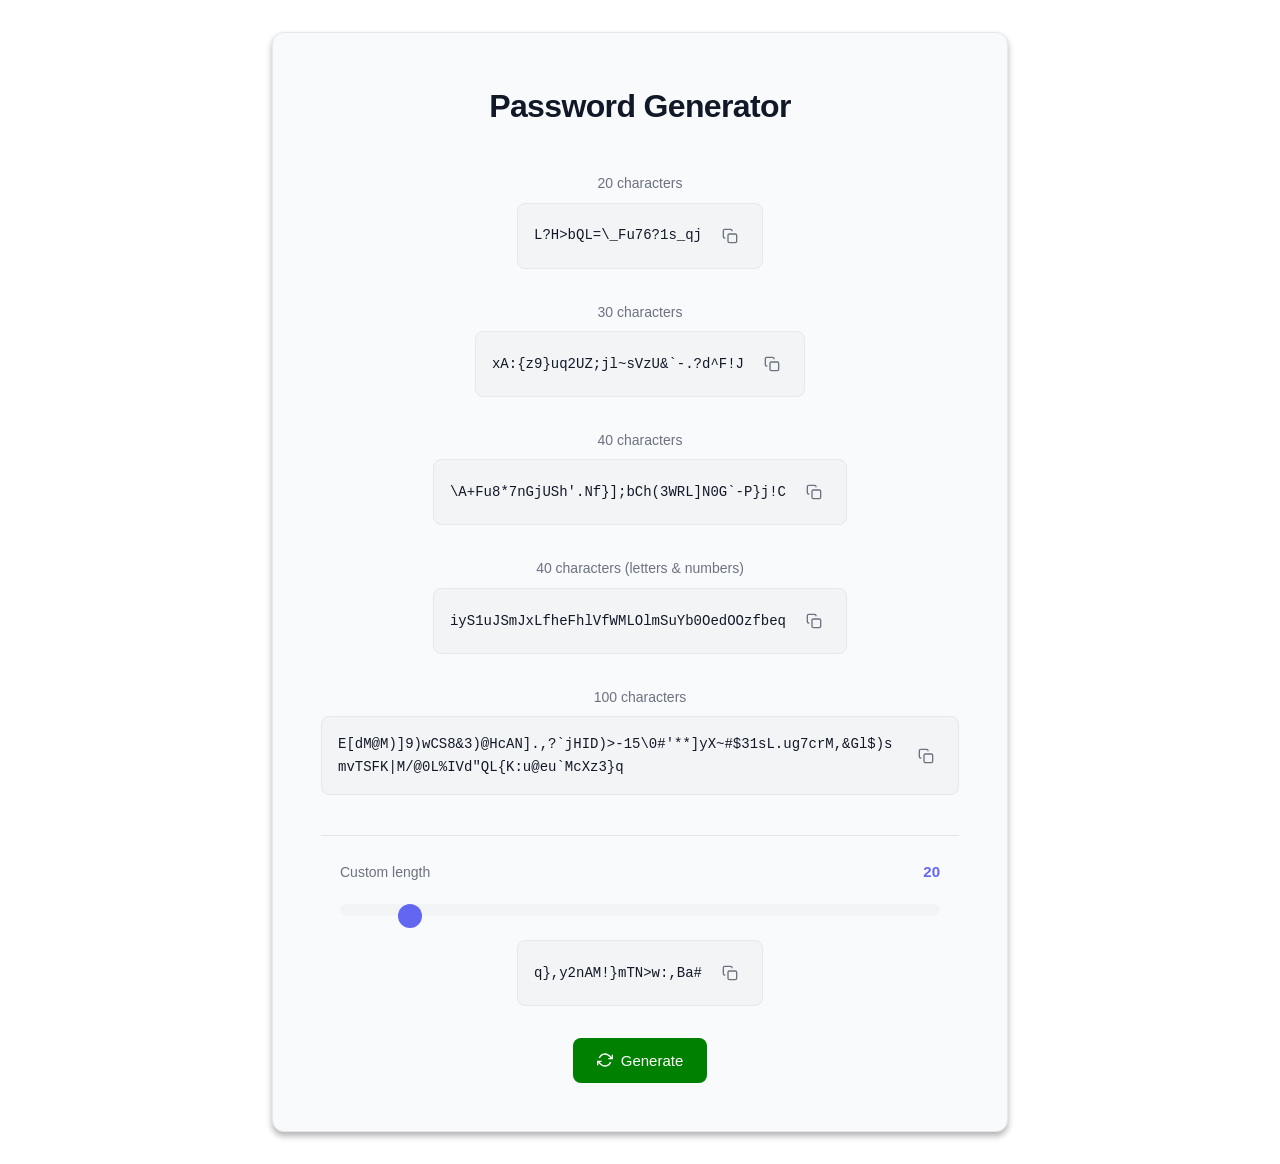
<file: index.html>
<!DOCTYPE html>
<html lang="en">
<head>
    <meta charset="UTF-8">
    <meta name="viewport" content="width=device-width, initial-scale=1.0">
    <title>Password Generator</title>
</head>
<body>
    <main>
        <div class="container">
            <h1>Password Generator</h1>
            
            <div class="password-group">
                <div class="password-item">
                    <div class="password-label">20 characters</div>
                    <div class="password-display">
                        <code class="password-text" id="password-20"></code>
                        <button class="copy-btn" onclick="copyToClipboard('password-20', this)">
                            <svg width="16" height="16" viewBox="0 0 24 24" fill="none" stroke="currentColor" stroke-width="2">
                                <rect x="9" y="9" width="13" height="13" rx="2" ry="2"></rect>
                                <path d="M5 15H4a2 2 0 0 1-2-2V4a2 2 0 0 1 2-2h9a2 2 0 0 1 2 2v1"></path>
                            </svg>
                        </button>
                    </div>
                </div>

                <div class="password-item">
                    <div class="password-label">30 characters</div>
                    <div class="password-display">
                        <code class="password-text" id="password-30"></code>
                        <button class="copy-btn" onclick="copyToClipboard('password-30', this)">
                            <svg width="16" height="16" viewBox="0 0 24 24" fill="none" stroke="currentColor" stroke-width="2">
                                <rect x="9" y="9" width="13" height="13" rx="2" ry="2"></rect>
                                <path d="M5 15H4a2 2 0 0 1-2-2V4a2 2 0 0 1 2-2h9a2 2 0 0 1 2 2v1"></path>
                            </svg>
                        </button>
                    </div>
                </div>

                <div class="password-item">
                    <div class="password-label">40 characters</div>
                    <div class="password-display">
                        <code class="password-text" id="password-40"></code>
                        <button class="copy-btn" onclick="copyToClipboard('password-40', this)">
                            <svg width="16" height="16" viewBox="0 0 24 24" fill="none" stroke="currentColor" stroke-width="2">
                                <rect x="9" y="9" width="13" height="13" rx="2" ry="2"></rect>
                                <path d="M5 15H4a2 2 0 0 1-2-2V4a2 2 0 0 1 2-2h9a2 2 0 0 1 2 2v1"></path>
                            </svg>
                        </button>
                    </div>
                </div>

                <div class="password-item">
                    <div class="password-label">40 characters (letters &amp; numbers)</div>
                    <div class="password-display">
                        <code class="password-text" id="password-40-alnum"></code>
                        <button class="copy-btn" onclick="copyToClipboard('password-40-alnum', this)">
                            <svg width="16" height="16" viewBox="0 0 24 24" fill="none" stroke="currentColor" stroke-width="2">
                                <rect x="9" y="9" width="13" height="13" rx="2" ry="2"></rect>
                                <path d="M5 15H4a2 2 0 0 1-2-2V4a2 2 0 0 1 2-2h9a2 2 0 0 1 2 2v1"></path>
                            </svg>
                        </button>
                    </div>
                </div>

                <div class="password-item">
                    <div class="password-label">100 characters</div>
                    <div class="password-display">
                        <code class="password-text" id="password-100"></code>
                        <button class="copy-btn" onclick="copyToClipboard('password-100', this)">
                            <svg width="16" height="16" viewBox="0 0 24 24" fill="none" stroke="currentColor" stroke-width="2">
                                <rect x="9" y="9" width="13" height="13" rx="2" ry="2"></rect>
                                <path d="M5 15H4a2 2 0 0 1-2-2V4a2 2 0 0 1 2-2h9a2 2 0 0 1 2 2v1"></path>
                            </svg>
                        </button>
                    </div>
                </div>

                <div class="password-item dynamic-item">
                    <div class="password-label-dynamic">
                        <span>Custom length</span>
                        <span id="length-value" class="length-display">20</span>
                    </div>
                    <input type="range" 
                           id="length-slider" 
                           class="length-slider" 
                           min="8" 
                           max="128" 
                           value="20"
                           oninput="updateDynamicPassword()">
                    <div class="password-display">
                        <code class="password-text" id="password-dynamic"></code>
                        <button class="copy-btn" onclick="copyToClipboard('password-dynamic', this)">
                            <svg width="16" height="16" viewBox="0 0 24 24" fill="none" stroke="currentColor" stroke-width="2">
                                <rect x="9" y="9" width="13" height="13" rx="2" ry="2"></rect>
                                <path d="M5 15H4a2 2 0 0 1-2-2V4a2 2 0 0 1 2-2h9a2 2 0 0 1 2 2v1"></path>
                            </svg>
                        </button>
                    </div>
                </div>
            </div>

            <button class="refresh-btn" onclick="generateAllPasswords()">
                <svg width="16" height="16" viewBox="0 0 24 24" fill="none" stroke="currentColor" stroke-width="2">
                    <polyline points="23 4 23 10 17 10"></polyline>
                    <polyline points="1 20 1 14 7 14"></polyline>
                    <path d="M3.51 9a9 9 0 0 1 14.85-3.36L23 10M1 14l4.64 4.36A9 9 0 0 0 20.49 15"></path>
                </svg>
                Generate
            </button>
        </div>
    </main>

    <script>
        const charset = Array.from(
            { length: 94 },
            (_, index) => String.fromCharCode(index + 33)
        ).join('');
        const alphanumericCharset =
            'abcdefghijklmnopqrstuvwxyzABCDEFGHIJKLMNOPQRSTUVWXYZ0123456789';
        const generatedPasswords = new Set();

        function generatePassword(length, chars = charset) {
            const randomNumberRange = 0x100000000;
            const unbiasedLimit = randomNumberRange - (randomNumberRange % chars.length);
            const randomValues = new Uint32Array(length);
            let password;

            do {
                password = '';

                while (password.length < length) {
                    crypto.getRandomValues(randomValues);

                    for (const value of randomValues) {
                        if (value < unbiasedLimit) {
                            password += chars[value % chars.length];
                        }

                        if (password.length === length) {
                            break;
                        }
                    }
                }
            } while (generatedPasswords.has(password));

            generatedPasswords.add(password);
            return password;
        }

        function generateAllPasswords() {
            document.getElementById('password-20').textContent = generatePassword(20);
            document.getElementById('password-30').textContent = generatePassword(30);
            document.getElementById('password-40').textContent = generatePassword(40);
            document.getElementById('password-40-alnum').textContent =
                generatePassword(40, alphanumericCharset);
            document.getElementById('password-100').textContent = generatePassword(100);
            updateDynamicPassword();
        }

        function updateDynamicPassword() {
            const slider = document.getElementById('length-slider');
            const length = parseInt(slider.value);
            document.getElementById('length-value').textContent = length;
            document.getElementById('password-dynamic').textContent = generatePassword(length);
        }

        function copyToClipboard(elementId, button) {
            const text = document.getElementById(elementId).textContent;
            navigator.clipboard.writeText(text).then(() => {
                const originalHTML = button.innerHTML;
                button.innerHTML = '<svg width="16" height="16" viewBox="0 0 24 24" fill="none" stroke="currentColor" stroke-width="2"><polyline points="20 6 9 17 4 12"></polyline></svg>';
                button.classList.add('copied');
                
                setTimeout(() => {
                    button.innerHTML = originalHTML;
                    button.classList.remove('copied');
                }, 2000);
            });
        }

        window.addEventListener('load', generateAllPasswords);
    </script>

    <style>
        * {
            margin: 0;
            padding: 0;
            box-sizing: border-box;
        }

        :root {
            --bg-primary: #0f0f0f;
            --bg-secondary: #1a1a1a;
            --bg-tertiary: #252525;
            --text-primary: #e8e8e8;
            --text-secondary: #a0a0a0;
            --accent: #6366f1;
            --accent-hover: #4f46e5;
            --border: #2a2a2a;
            --success: #10b981;
        }

        body {
            font-family: -apple-system, BlinkMacSystemFont, 'Segoe UI', 'Roboto', 'Oxygen', 'Ubuntu', 'Cantarell', sans-serif;
            background: var(--bg-primary);
            color: var(--text-primary);
            min-height: 100vh;
            display: flex;
            align-items: center;
            justify-content: center;
            line-height: 1.6;
        }

        main {
            width: 100%;
            max-width: 800px;
            padding: 2rem;
        }

        .container {
            background: var(--bg-secondary);
            border: 1px solid var(--border);
            border-radius: 12px;
            padding: 3rem;
            box-shadow: 0 4px 6px rgba(0, 0, 0, 0.3);
        }

        h1 {
            text-align: center;
            font-size: 2rem;
            font-weight: 600;
            margin-bottom: 2.5rem;
            color: var(--text-primary);
            letter-spacing: -0.02em;
        }

        .password-group {
            display: flex;
            flex-direction: column;
            gap: 2rem;
            margin-bottom: 2rem;
        }

        .password-item {
            display: flex;
            flex-direction: column;
            gap: 0.5rem;
            align-items: center;
        }

        .password-label {
            font-size: 0.875rem;
            color: var(--text-secondary);
            font-weight: 500;
            text-align: center;
        }

        .password-label-dynamic {
            display: flex;
            justify-content: space-between;
            align-items: center;
            font-size: 0.875rem;
            color: var(--text-secondary);
            font-weight: 500;
            margin-bottom: 0.75rem;
            width: 100%;
            max-width: 600px;
        }

        .length-display {
            color: var(--accent);
            font-weight: 600;
            font-size: 0.9375rem;
        }

        .dynamic-item {
            border-top: 1px solid var(--border);
            padding-top: 1.5rem;
            margin-top: 0.5rem;
        }

        .length-slider {
            width: 100%;
            max-width: 600px;
            height: 12px;
            -webkit-appearance: none;
            appearance: none;
            background: var(--bg-tertiary);
            border-radius: 6px;
            outline: none;
            margin-bottom: 1rem;
            cursor: pointer;
        }

        .length-slider::-webkit-slider-thumb {
            -webkit-appearance: none;
            appearance: none;
            width: 24px;
            height: 24px;
            background: var(--accent);
            border-radius: 50%;
            cursor: pointer;
            transition: all 0.2s;
        }

        .length-slider::-webkit-slider-thumb:hover {
            background: var(--accent-hover);
            transform: scale(1.1);
        }

        .length-slider::-moz-range-thumb {
            width: 24px;
            height: 24px;
            background: var(--accent);
            border: none;
            border-radius: 50%;
            cursor: pointer;
            transition: all 0.2s;
        }

        .length-slider::-moz-range-thumb:hover {
            background: var(--accent-hover);
            transform: scale(1.1);
        }

        .length-slider::-webkit-slider-runnable-track {
            height: 12px;
            background: var(--bg-tertiary);
            border-radius: 6px;
        }

        .length-slider::-moz-range-track {
            height: 12px;
            background: var(--bg-tertiary);
            border-radius: 6px;
        }

        .password-display {
            display: flex;
            align-items: center;
            gap: 0.75rem;
            background: var(--bg-tertiary);
            border: 1px solid var(--border);
            border-radius: 8px;
            padding: 1rem;
            transition: border-color 0.2s;
        }

        .password-display:hover {
            border-color: var(--accent);
        }

        .password-text {
            flex: 1;
            font-family: 'SF Mono', Monaco, 'Cascadia Code', 'Roboto Mono', Consolas, monospace;
            font-size: 0.875rem;
            color: var(--text-primary);
            word-break: break-all;
            user-select: all;
        }

        .copy-btn {
            background: transparent;
            border: none;
            color: var(--text-secondary);
            cursor: pointer;
            padding: 0.5rem;
            border-radius: 6px;
            display: flex;
            align-items: center;
            justify-content: center;
            transition: all 0.2s;
            flex-shrink: 0;
        }

        .copy-btn:hover {
            background: var(--bg-primary);
            color: var(--text-primary);
        }

        .copy-btn.copied {
            color: var(--success);
        }

        .refresh-btn {
            width: auto;
            background: green;
            color: white;
            border: none;
            padding: 0.875rem 1.5rem;
            border-radius: 8px;
            font-size: 0.9375rem;
            font-weight: 500;
            cursor: pointer;
            display: flex;
            align-items: center;
            justify-content: center;
            gap: 0.5rem;
            transition: background 0.2s;
            margin: 0 auto;
        }

        .refresh-btn:hover {
            background: #059669;
        }

        .refresh-btn:active {
            transform: scale(0.98);
        }

        @media (max-width: 768px) {
            main {
                padding: 1rem;
            }

            .container {
                padding: 2rem 1.5rem;
            }

            h1 {
                font-size: 1.5rem;
                margin-bottom: 2rem;
            }

            .password-text {
                font-size: 0.75rem;
            }
        }

        @media (prefers-color-scheme: light) {
            :root {
                --bg-primary: #ffffff;
                --bg-secondary: #f9fafb;
                --bg-tertiary: #f3f4f6;
                --text-primary: #111827;
                --text-secondary: #6b7280;
                --border: #e5e7eb;
            }
        }
    </style>
    
</body>
</html>
</file>
